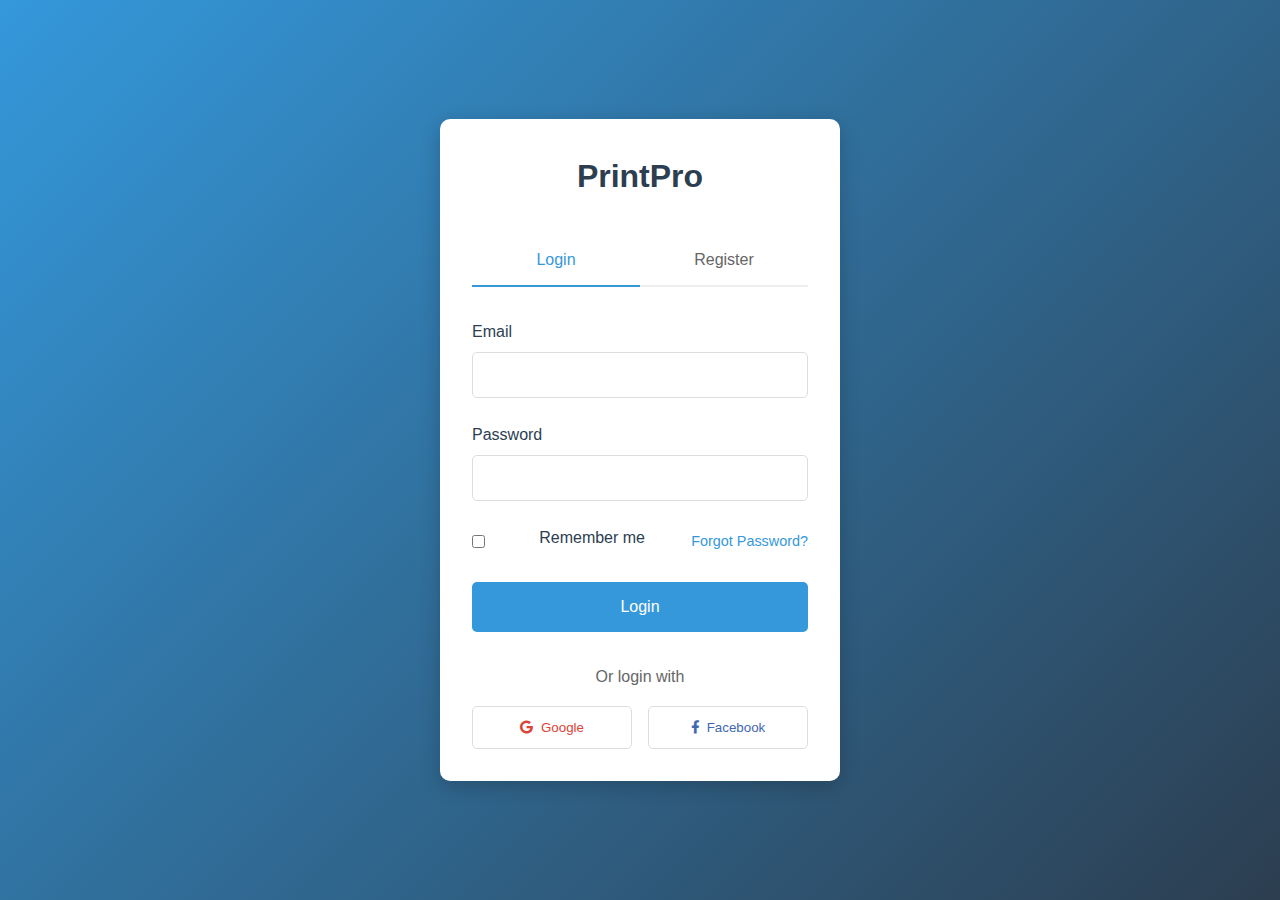
<file: login.html>
<!DOCTYPE html>
<html lang="en">
<head>
    <meta charset="UTF-8">
    <meta name="viewport" content="width=device-width, initial-scale=1.0">
    <title>Login - PrintPro</title>
    <link rel="stylesheet" href="css/style.css">
    <link rel="stylesheet" href="css/login.css">
    <link rel="stylesheet" href="https://cdnjs.cloudflare.com/ajax/libs/font-awesome/6.0.0/css/all.min.css">
</head>
<body>
    <div class="login-container">
        <div class="login-box">
            <div class="logo">
                <h1>PrintPro</h1>
            </div>
            <div class="login-tabs">
                <button class="tab-btn active" data-tab="login">Login</button>
                <button class="tab-btn" data-tab="register">Register</button>
            </div>
            
            <!-- Login Form -->
            <form id="loginForm" class="auth-form active">
                <div class="form-group">
                    <label for="loginEmail">Email</label>
                    <input type="email" id="loginEmail" required>
                </div>
                <div class="form-group">
                    <label for="loginPassword">Password</label>
                    <input type="password" id="loginPassword" required>
                </div>
                <div class="form-group remember-me">
                    <input type="checkbox" id="rememberMe">
                    <label for="rememberMe">Remember me</label>
                    <a href="#" class="forgot-password">Forgot Password?</a>
                </div>
                <button type="submit" class="auth-btn">Login</button>
            </form>

            <!-- Register Form -->
            <form id="registerForm" class="auth-form">
                <div class="form-group">
                    <label for="registerName">Full Name</label>
                    <input type="text" id="registerName" required>
                </div>
                <div class="form-group">
                    <label for="registerEmail">Email</label>
                    <input type="email" id="registerEmail" required>
                </div>
                <div class="form-group">
                    <label for="registerPassword">Password</label>
                    <input type="password" id="registerPassword" required>
                </div>
                <div class="form-group">
                    <label for="confirmPassword">Confirm Password</label>
                    <input type="password" id="confirmPassword" required>
                </div>
                <button type="submit" class="auth-btn">Register</button>
            </form>

            <!-- 2FA Form -->
            <form id="twoFactorForm" class="auth-form">
                <div class="form-group">
                    <label for="twoFactorCode">Enter 2FA Code</label>
                    <input type="text" id="twoFactorCode" maxlength="6" required>
                    <p class="help-text">Enter the 6-digit code from your authenticator app</p>
                </div>
                <button type="submit" class="auth-btn">Verify</button>
            </form>

            <div class="social-login">
                <p>Or login with</p>
                <div class="social-buttons">
                    <button class="social-btn google">
                        <i class="fab fa-google"></i>
                        Google
                    </button>
                    <button class="social-btn facebook">
                        <i class="fab fa-facebook-f"></i>
                        Facebook
                    </button>
                </div>
            </div>
        </div>
    </div>

    <script src="js/login.js"></script>
</body>
</html>
</file>
<file: css/login.css>
/* Login Container */
.login-container {
    min-height: 100vh;
    display: flex;
    align-items: center;
    justify-content: center;
    background: linear-gradient(135deg, #3498db, #2c3e50);
    padding: 2rem;
}

.login-box {
    background: white;
    border-radius: 10px;
    box-shadow: 0 5px 20px rgba(0,0,0,0.2);
    padding: 2rem;
    width: 100%;
    max-width: 400px;
}

.login-box .logo {
    text-align: center;
    margin-bottom: 2rem;
}

.login-box .logo h1 {
    color: #2c3e50;
    font-size: 2rem;
}

/* Login Tabs */
.login-tabs {
    display: flex;
    margin-bottom: 2rem;
    border-bottom: 2px solid #eee;
}

.tab-btn {
    flex: 1;
    padding: 1rem;
    border: none;
    background: none;
    font-size: 1rem;
    color: #666;
    cursor: pointer;
    transition: all 0.3s ease;
}

.tab-btn.active {
    color: #3498db;
    border-bottom: 2px solid #3498db;
    margin-bottom: -2px;
}

/* Auth Forms */
.auth-form {
    display: none;
}

.auth-form.active {
    display: block;
}

.form-group {
    margin-bottom: 1.5rem;
}

.form-group label {
    display: block;
    margin-bottom: 0.5rem;
    color: #2c3e50;
}

.form-group input {
    width: 100%;
    padding: 0.8rem;
    border: 1px solid #ddd;
    border-radius: 5px;
    font-size: 1rem;
}

.form-group input:focus {
    border-color: #3498db;
    outline: none;
}

.remember-me {
    display: flex;
    align-items: center;
    justify-content: space-between;
}

.remember-me input[type="checkbox"] {
    width: auto;
    margin-right: 0.5rem;
}

.forgot-password {
    color: #3498db;
    text-decoration: none;
    font-size: 0.9rem;
}

.auth-btn {
    width: 100%;
    padding: 1rem;
    background-color: #3498db;
    color: white;
    border: none;
    border-radius: 5px;
    font-size: 1rem;
    cursor: pointer;
    transition: background-color 0.3s ease;
}

.auth-btn:hover {
    background-color: #2980b9;
}

/* Social Login */
.social-login {
    margin-top: 2rem;
    text-align: center;
}

.social-login p {
    color: #666;
    margin-bottom: 1rem;
}

.social-buttons {
    display: flex;
    gap: 1rem;
}

.social-btn {
    flex: 1;
    padding: 0.8rem;
    border: 1px solid #ddd;
    border-radius: 5px;
    background: white;
    cursor: pointer;
    transition: all 0.3s ease;
    display: flex;
    align-items: center;
    justify-content: center;
    gap: 0.5rem;
}

.social-btn.google {
    color: #db4437;
}

.social-btn.facebook {
    color: #4267B2;
}

.social-btn:hover {
    background-color: #f5f5f5;
}

/* Help Text */
.help-text {
    font-size: 0.8rem;
    color: #666;
    margin-top: 0.5rem;
}

/* Error Message */
.error-message {
    color: #e74c3c;
    font-size: 0.9rem;
    margin-top: 0.5rem;
}

/* Success Message */
.success-message {
    color: #2ecc71;
    font-size: 0.9rem;
    margin-top: 0.5rem;
}

/* Responsive Design */
@media (max-width: 480px) {
    .login-box {
        padding: 1.5rem;
    }

    .social-buttons {
        flex-direction: column;
    }
}
</file>
<file: css/style.css>
/* Reset and Base Styles */
* {
    margin: 0;
    padding: 0;
    box-sizing: border-box;
}

body {
    font-family: 'Segoe UI', Tahoma, Geneva, Verdana, sans-serif;
    line-height: 1.6;
    color: #333;
}

/* Header Styles */
.header {
    background-color: #fff;
    box-shadow: 0 2px 5px rgba(0,0,0,0.1);
    position: fixed;
    width: 100%;
    top: 0;
    z-index: 1000;
}

.navbar {
    display: flex;
    justify-content: space-between;
    align-items: center;
    padding: 1rem 5%;
    max-width: 1200px;
    margin: 0 auto;
}

.logo h1 {
    color: #2c3e50;
    font-size: 1.8rem;
}

.nav-links a {
    text-decoration: none;
    color: #2c3e50;
    margin: 0 1rem;
    font-weight: 500;
    transition: color 0.3s ease;
}

.nav-links a:hover {
    color: #3498db;
}

.nav-icons a {
    color: #2c3e50;
    margin-left: 1.5rem;
    font-size: 1.2rem;
    position: relative;
}

.nav-icons .login-btn {
    background-color: #3498db;
    color: white;
    padding: 0.5rem 1rem;
    border-radius: 5px;
    margin-left: 1rem;
    transition: background-color 0.3s ease;
}

.nav-icons .login-btn:hover {
    background-color: #2980b9;
}

.nav-icons .login-btn i {
    margin-right: 0.5rem;
}

.cart-count {
    position: absolute;
    top: -8px;
    right: -8px;
    background-color: #e74c3c;
    color: white;
    border-radius: 50%;
    padding: 0.2rem 0.5rem;
    font-size: 0.8rem;
}

/* Hero Section */
.hero {
    height: 100vh;
    background: linear-gradient(rgba(0,0,0,0.5), rgba(0,0,0,0.5)), url('../images/hero-bg.jpg');
    background-size: cover;
    background-position: center;
    display: flex;
    align-items: center;
    justify-content: center;
    text-align: center;
    color: white;
    padding-top: 80px;
}

.hero-content {
    max-width: 800px;
    padding: 0 2rem;
}

.hero-content h1 {
    font-size: 3.5rem;
    margin-bottom: 1rem;
}

.hero-content p {
    font-size: 1.2rem;
    margin-bottom: 2rem;
}

.cta-button {
    display: inline-block;
    padding: 1rem 2rem;
    background-color: #3498db;
    color: white;
    text-decoration: none;
    border-radius: 5px;
    transition: background-color 0.3s ease;
}

.cta-button:hover {
    background-color: #2980b9;
}

/* Services Section */
.services {
    padding: 5rem 2rem;
    background-color: #f9f9f9;
}

.services h2 {
    text-align: center;
    margin-bottom: 3rem;
    color: #2c3e50;
}

.services-grid {
    display: grid;
    grid-template-columns: repeat(auto-fit, minmax(250px, 1fr));
    gap: 2rem;
    max-width: 1200px;
    margin: 0 auto;
}

.service-card {
    background: white;
    padding: 2rem;
    border-radius: 10px;
    text-align: center;
    box-shadow: 0 3px 10px rgba(0,0,0,0.1);
    transition: transform 0.3s ease;
}

.service-card:hover {
    transform: translateY(-5px);
}

.service-card i {
    font-size: 2.5rem;
    color: #3498db;
    margin-bottom: 1rem;
}

/* Products Section */
.products {
    padding: 5rem 2rem;
}

.products h2 {
    text-align: center;
    margin-bottom: 3rem;
    color: #2c3e50;
}

.product-filters {
    display: flex;
    justify-content: center;
    gap: 1rem;
    margin-bottom: 2rem;
}

.filter-btn {
    padding: 0.5rem 1.5rem;
    border: none;
    background: #f0f0f0;
    border-radius: 5px;
    cursor: pointer;
    transition: background-color 0.3s ease;
}

.filter-btn.active {
    background-color: #3498db;
    color: white;
}

.products-grid {
    display: grid;
    grid-template-columns: repeat(auto-fit, minmax(280px, 1fr));
    gap: 2rem;
    max-width: 1200px;
    margin: 0 auto;
}

/* Tracking Section */
.tracking {
    padding: 5rem 2rem;
    background-color: #f9f9f9;
    text-align: center;
}

.tracking h2 {
    margin-bottom: 2rem;
    color: #2c3e50;
}

.tracking-form {
    max-width: 500px;
    margin: 0 auto;
}

.tracking-form input {
    width: 70%;
    padding: 0.8rem;
    border: 1px solid #ddd;
    border-radius: 5px;
    margin-right: 1rem;
}

.track-btn {
    padding: 0.8rem 1.5rem;
    background-color: #3498db;
    color: white;
    border: none;
    border-radius: 5px;
    cursor: pointer;
    transition: background-color 0.3s ease;
}

/* Contact Section */
.contact {
    padding: 5rem 2rem;
}

.contact h2 {
    text-align: center;
    margin-bottom: 3rem;
    color: #2c3e50;
}

.contact-container {
    display: grid;
    grid-template-columns: repeat(auto-fit, minmax(300px, 1fr));
    gap: 2rem;
    max-width: 1200px;
    margin: 0 auto;
}

.contact-info {
    padding: 2rem;
}

.contact-info p {
    margin: 1rem 0;
}

.contact-info i {
    margin-right: 0.5rem;
    color: #3498db;
}

.contact-form form {
    display: flex;
    flex-direction: column;
    gap: 1rem;
}

.contact-form input,
.contact-form textarea {
    padding: 0.8rem;
    border: 1px solid #ddd;
    border-radius: 5px;
}

.contact-form textarea {
    height: 150px;
}

.submit-btn {
    padding: 1rem;
    background-color: #3498db;
    color: white;
    border: none;
    border-radius: 5px;
    cursor: pointer;
    transition: background-color 0.3s ease;
}

/* Footer */
.footer {
    background-color: #2c3e50;
    color: white;
    padding: 3rem 2rem 1rem;
}

.footer-content {
    display: grid;
    grid-template-columns: repeat(auto-fit, minmax(250px, 1fr));
    gap: 2rem;
    max-width: 1200px;
    margin: 0 auto;
}

.footer-section h3 {
    margin-bottom: 1rem;
}

.footer-section ul {
    list-style: none;
}

.footer-section ul li {
    margin: 0.5rem 0;
}

.footer-section a {
    color: white;
    text-decoration: none;
}

.social-links {
    display: flex;
    gap: 1rem;
    margin-top: 1rem;
}

.social-links a {
    font-size: 1.5rem;
}

.footer-bottom {
    text-align: center;
    margin-top: 2rem;
    padding-top: 2rem;
    border-top: 1px solid rgba(255,255,255,0.1);
}

/* Responsive Design */
@media (max-width: 768px) {
    .navbar {
        flex-direction: column;
        padding: 1rem;
    }

    .nav-links {
        margin: 1rem 0;
    }

    .hero-content h1 {
        font-size: 2.5rem;
    }

    .tracking-form input {
        width: 100%;
        margin-bottom: 1rem;
    }

    .tracking-form {
        display: flex;
        flex-direction: column;
    }
}

/* Product Card Styles */
.product-card {
    background: white;
    border-radius: 10px;
    box-shadow: 0 3px 10px rgba(0,0,0,0.1);
    overflow: hidden;
    transition: transform 0.3s ease;
}

.product-card:hover {
    transform: translateY(-5px);
}

.product-card img {
    width: 100%;
    height: 200px;
    object-fit: cover;
}

.product-card h3 {
    padding: 1rem;
    margin: 0;
    color: #2c3e50;
}

.product-card p {
    padding: 0 1rem;
    color: #666;
}

.product-card .price {
    font-size: 1.2rem;
    font-weight: bold;
    color: #3498db;
    padding: 0.5rem 1rem;
}

.add-to-cart {
    display: block;
    width: 90%;
    margin: 1rem auto;
    padding: 0.8rem;
    background-color: #3498db;
    color: white;
    border: none;
    border-radius: 5px;
    cursor: pointer;
    transition: background-color 0.3s ease;
}

.add-to-cart:hover {
    background-color: #2980b9;
}

/* Notification Styles */
.notification {
    position: fixed;
    top: 20px;
    right: 20px;
    background-color: #2ecc71;
    color: white;
    padding: 1rem 2rem;
    border-radius: 5px;
    box-shadow: 0 3px 10px rgba(0,0,0,0.2);
    z-index: 1000;
    animation: slideIn 0.3s ease-out;
}

@keyframes slideIn {
    from {
        transform: translateX(100%);
        opacity: 0;
    }
    to {
        transform: translateX(0);
        opacity: 1;
    }
}

/* Tracking Status Styles */
.tracking-status {
    background: white;
    padding: 2rem;
    border-radius: 10px;
    box-shadow: 0 3px 10px rgba(0,0,0,0.1);
    margin-top: 2rem;
}

.tracking-status h3 {
    color: #2c3e50;
    margin-bottom: 1rem;
}

.tracking-status p {
    margin: 0.5rem 0;
    color: #666;
}

.error {
    color: #e74c3c;
    font-weight: bold;
}
</file>
